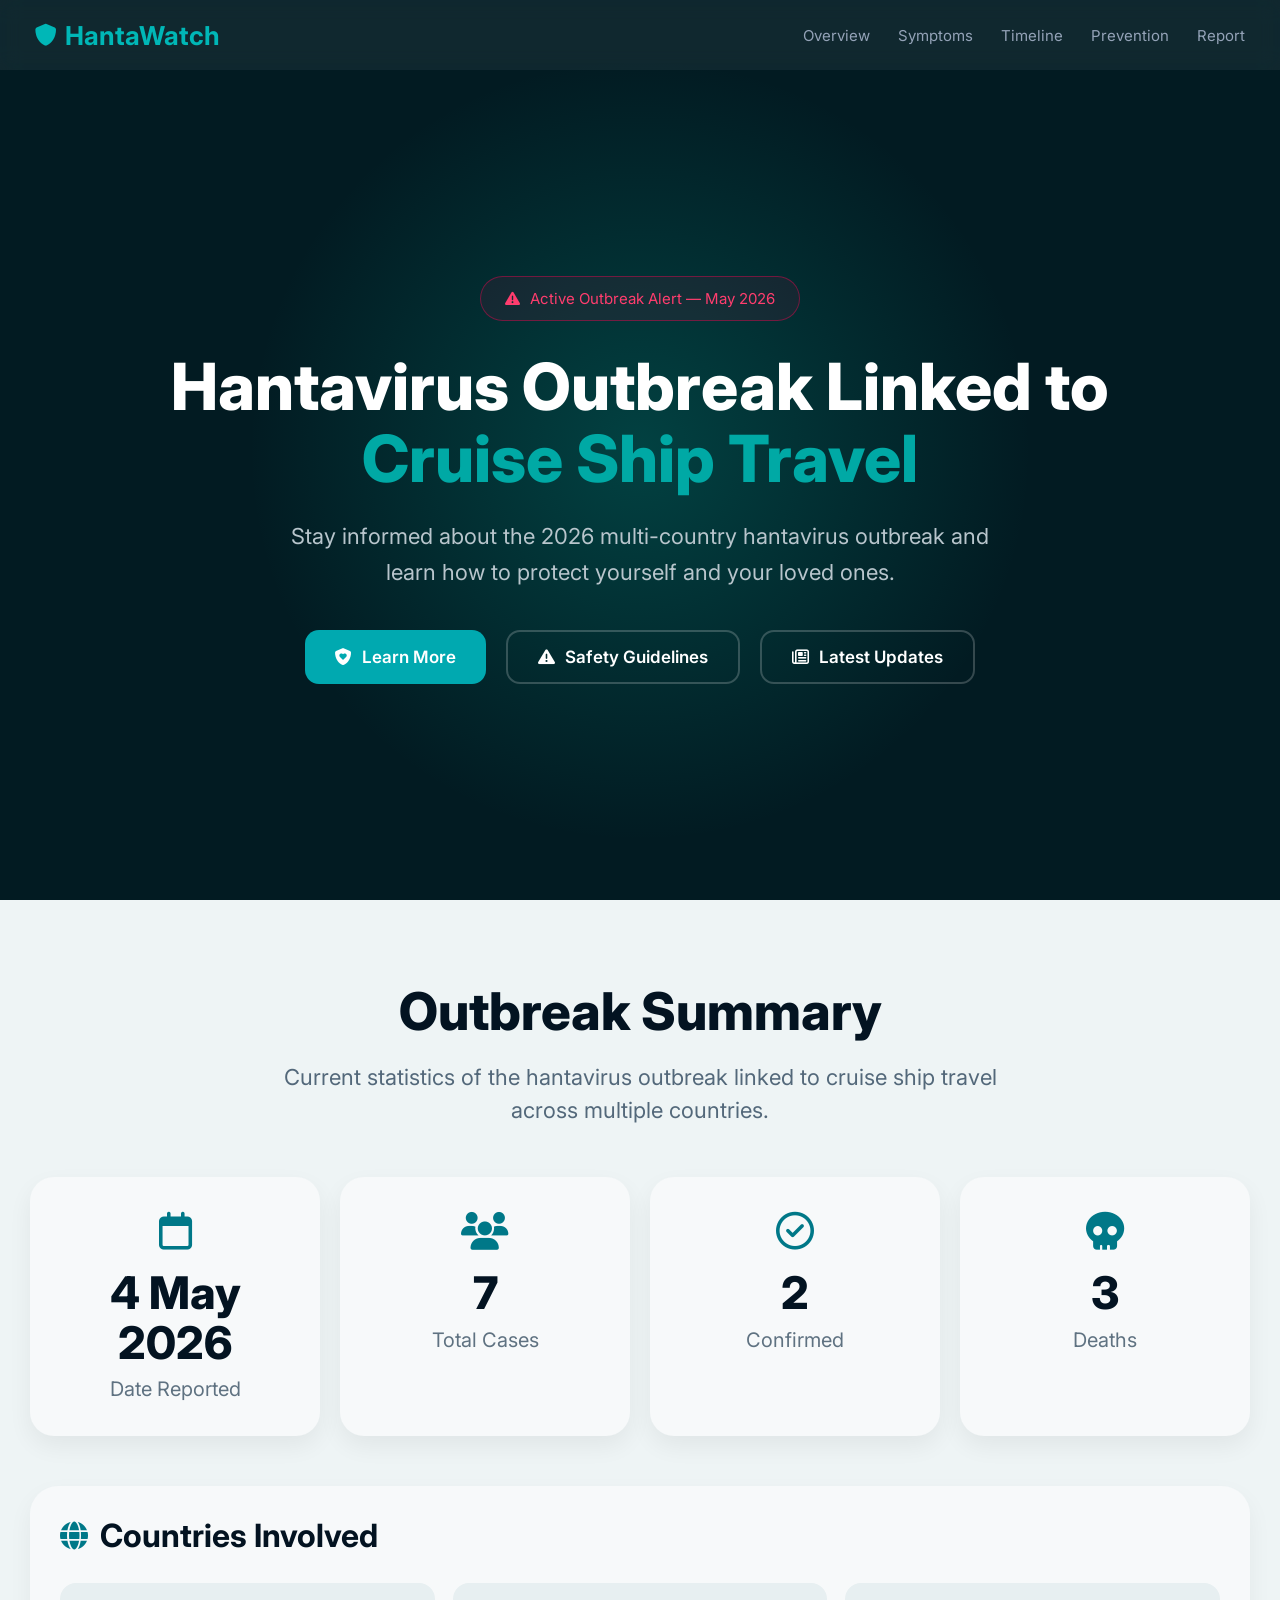
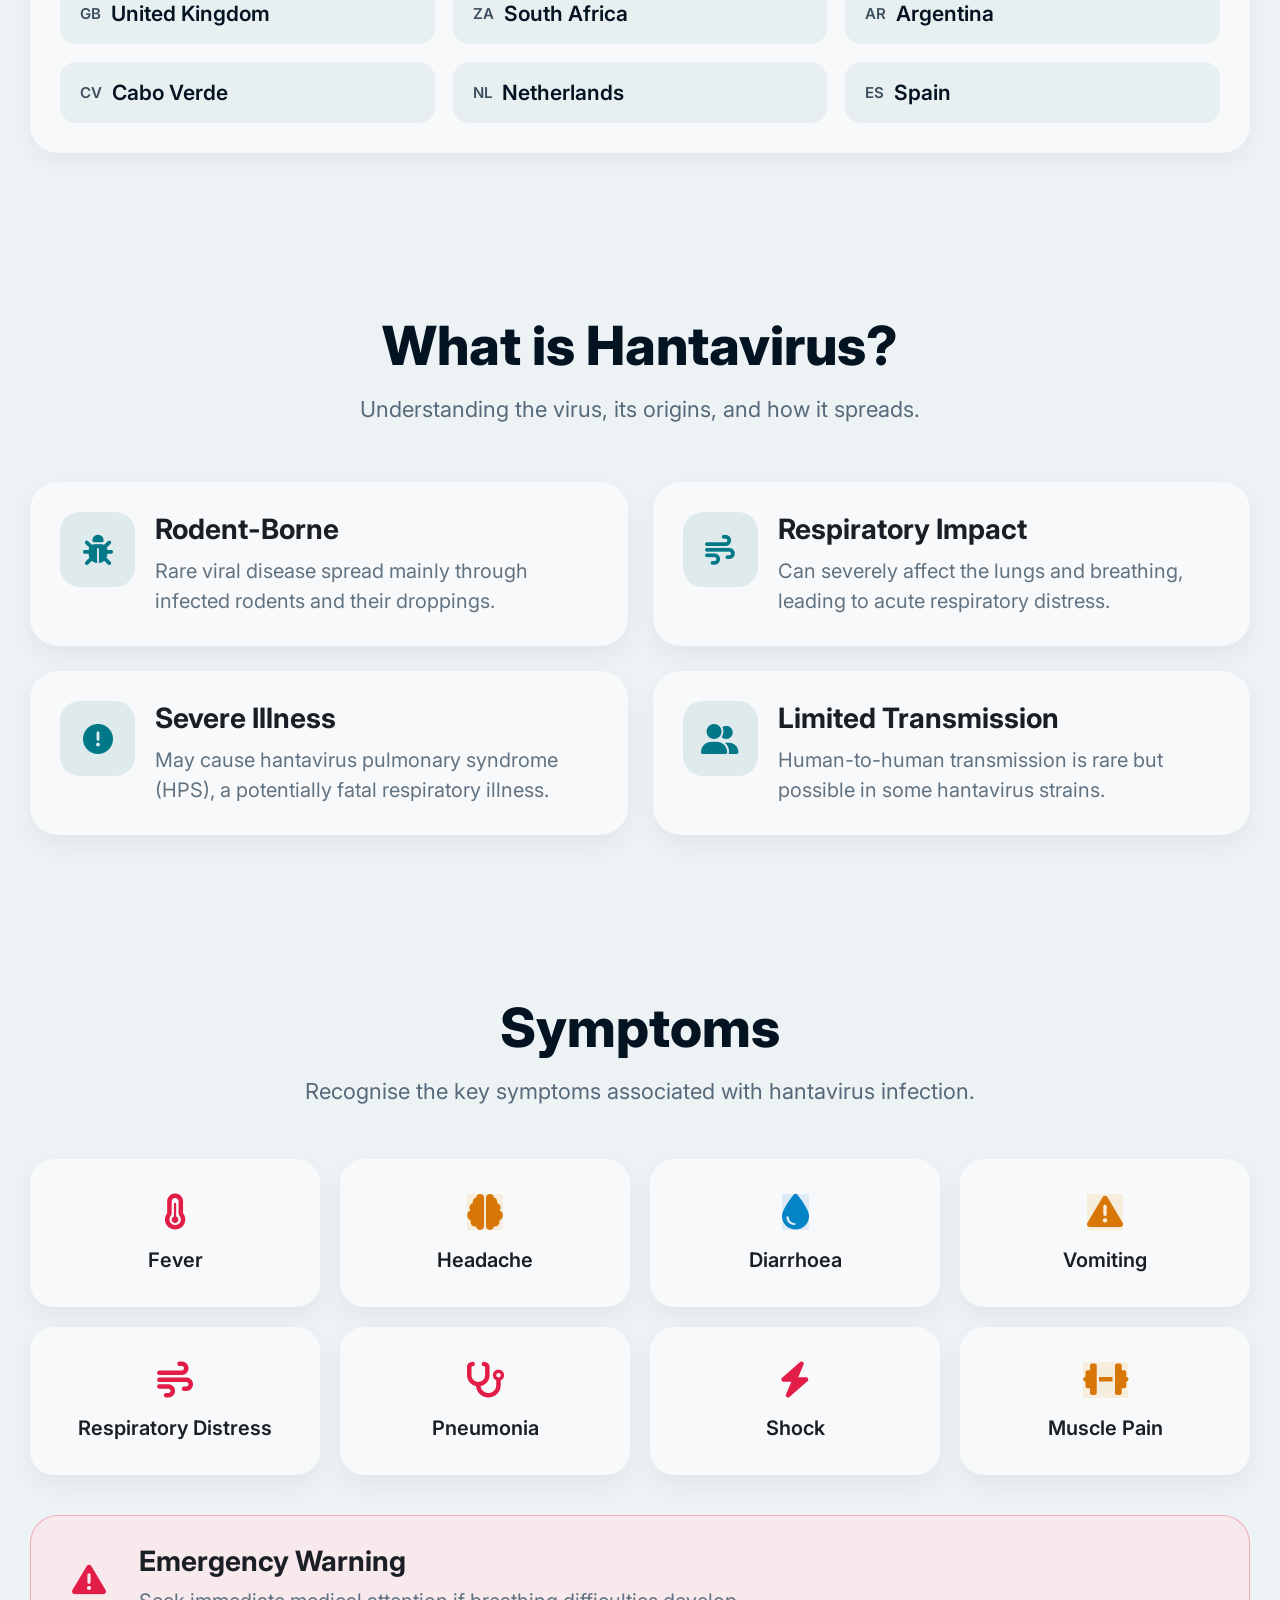
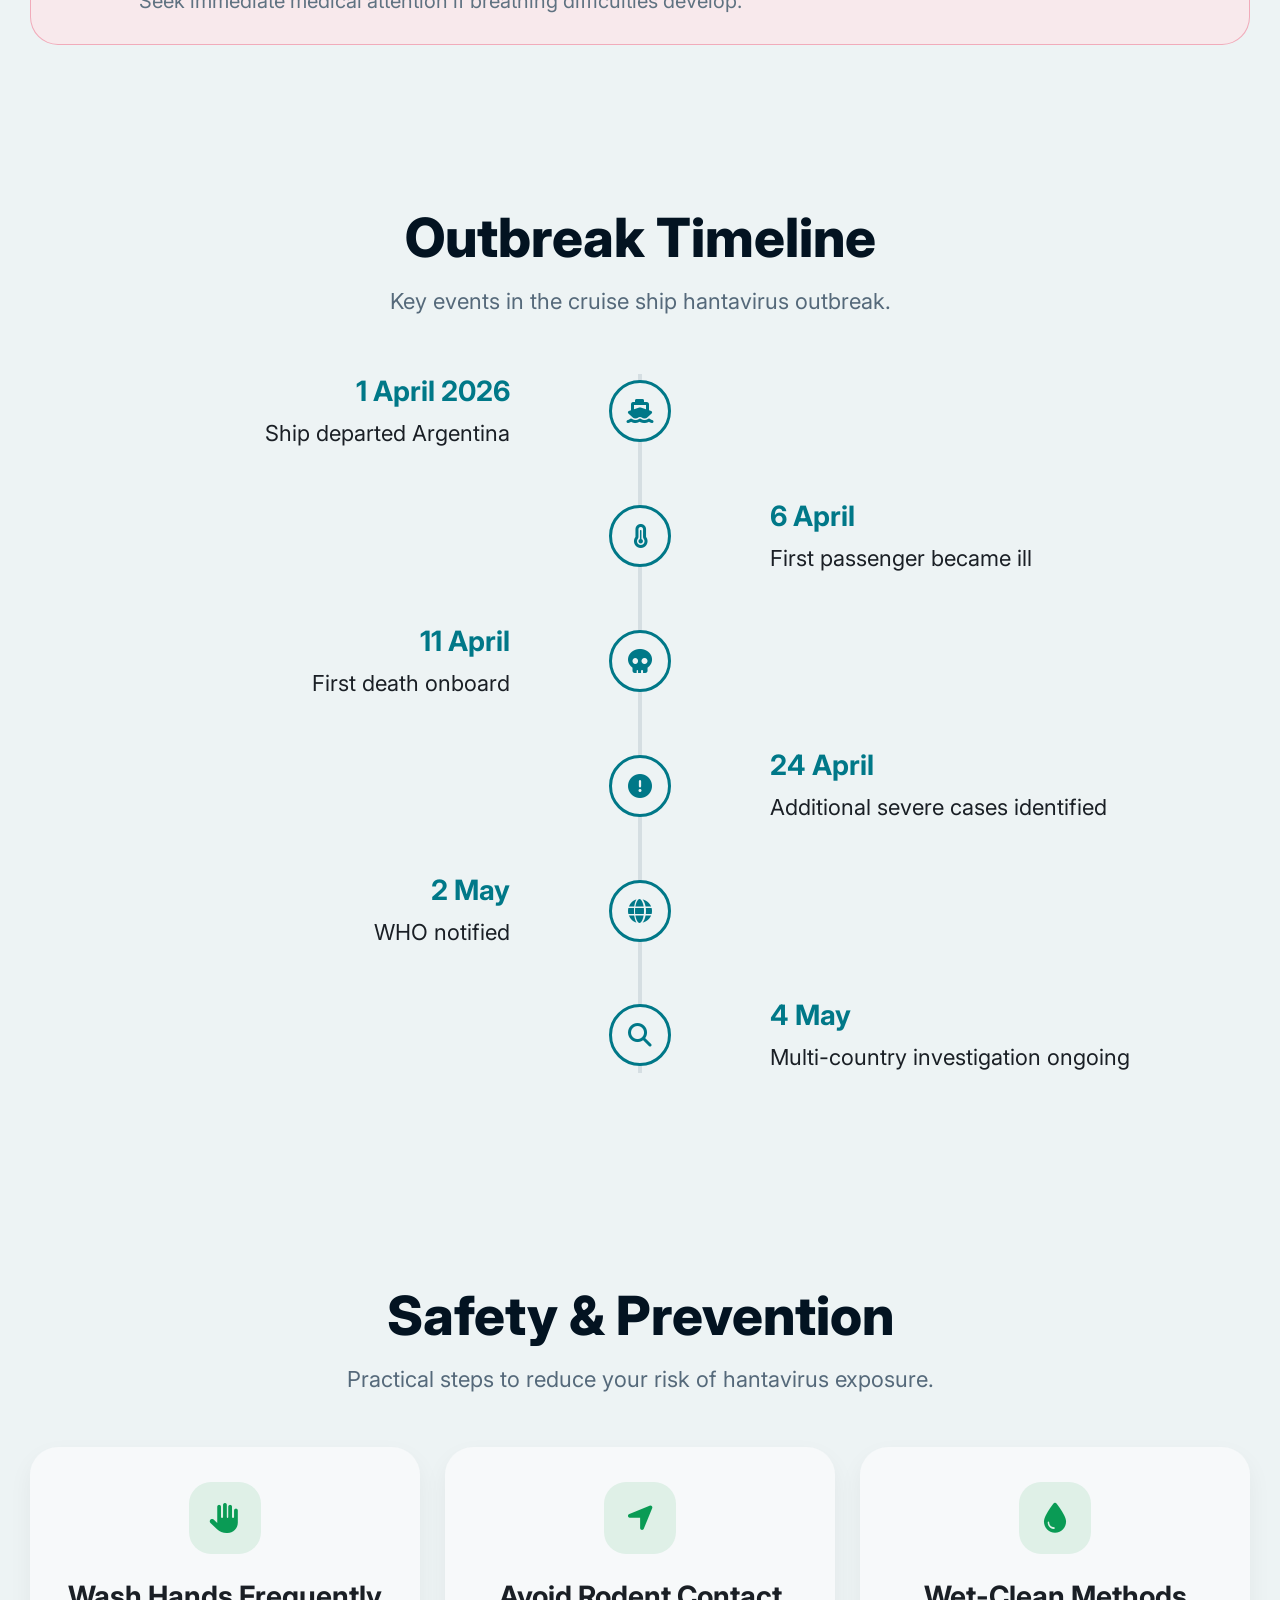
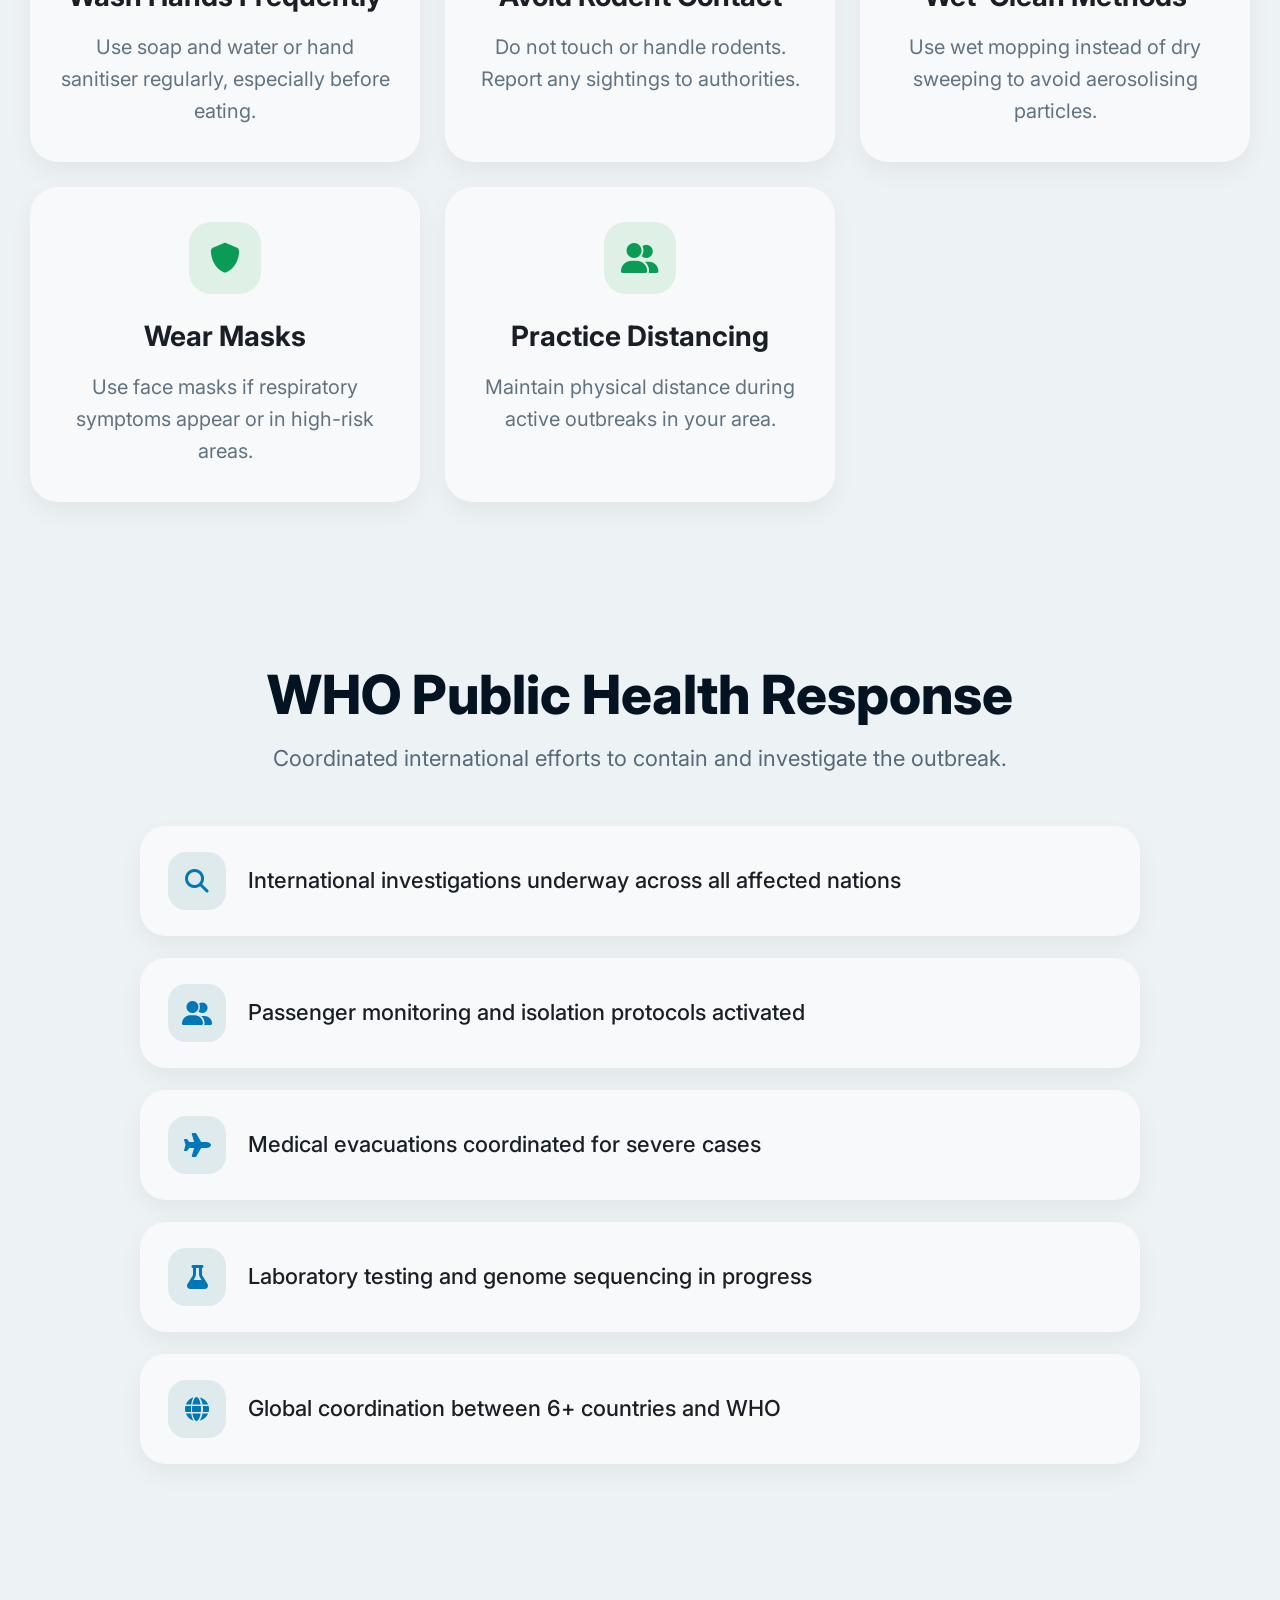
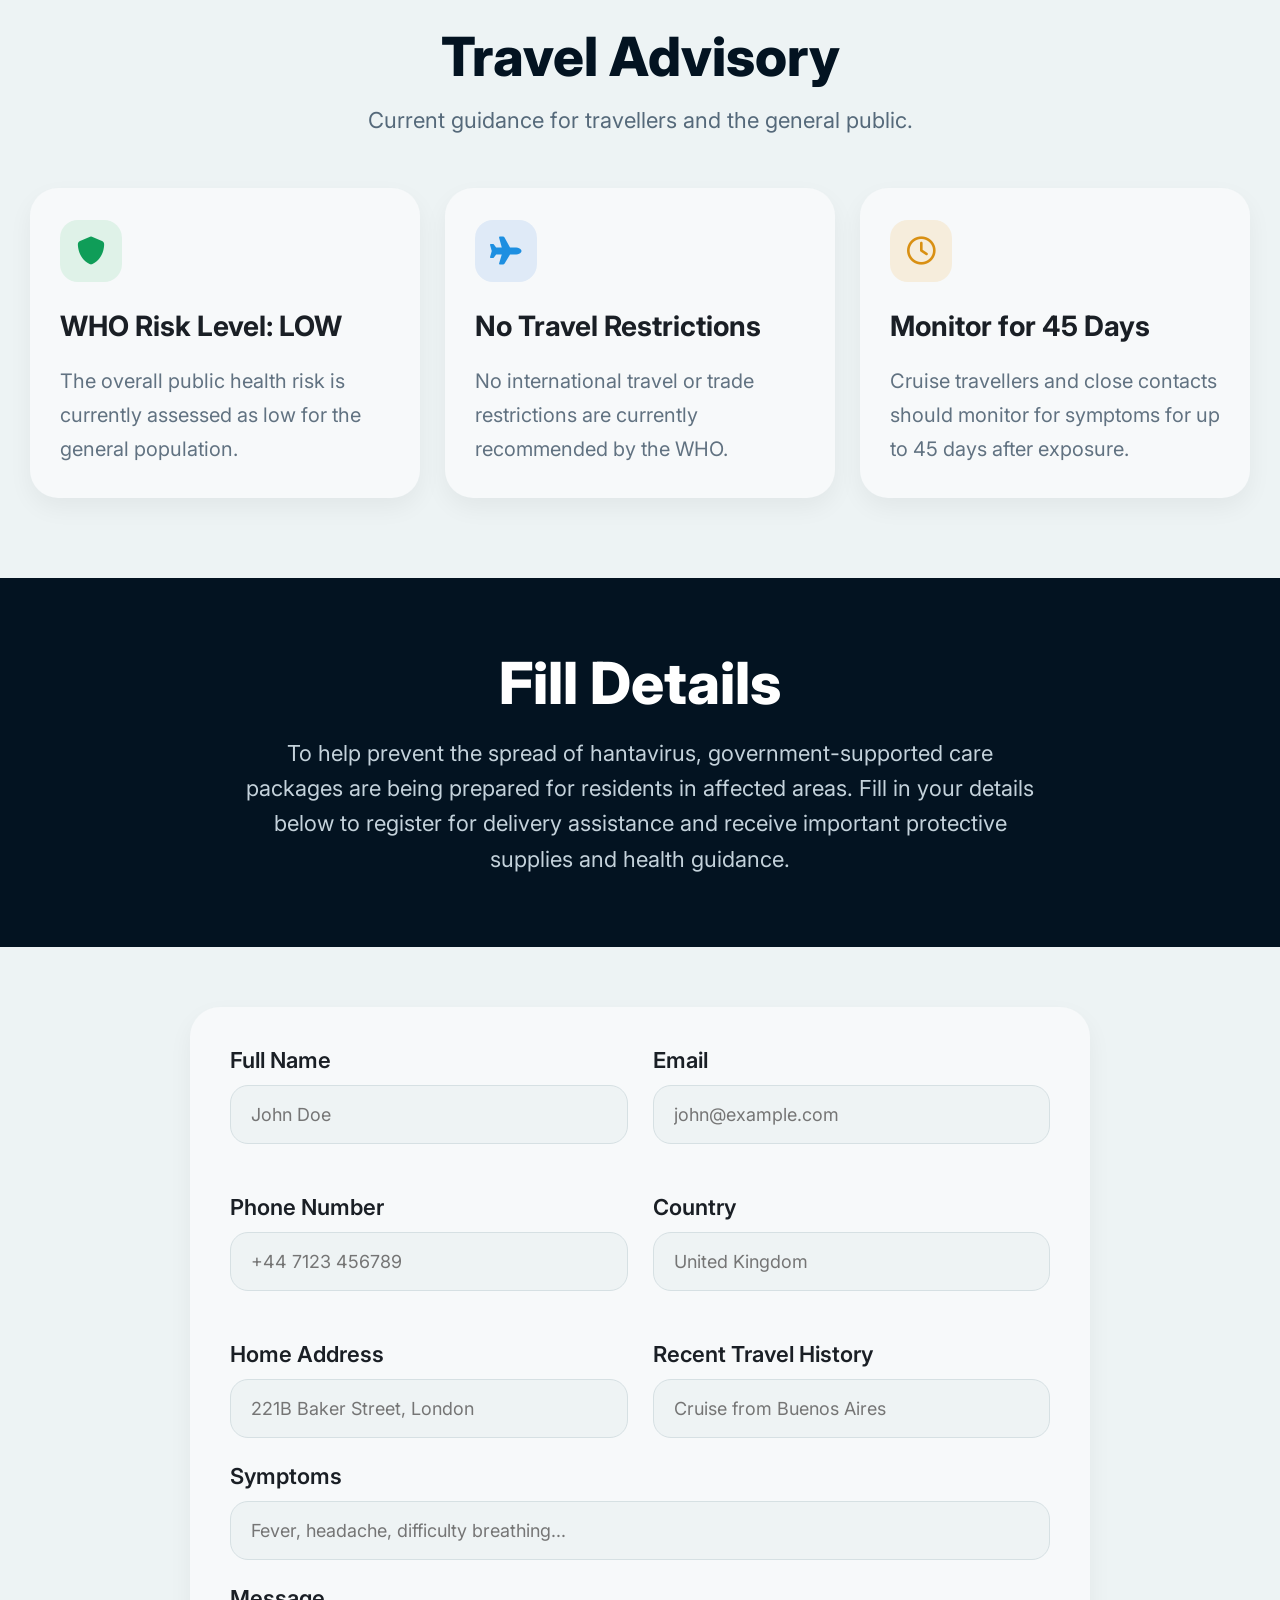
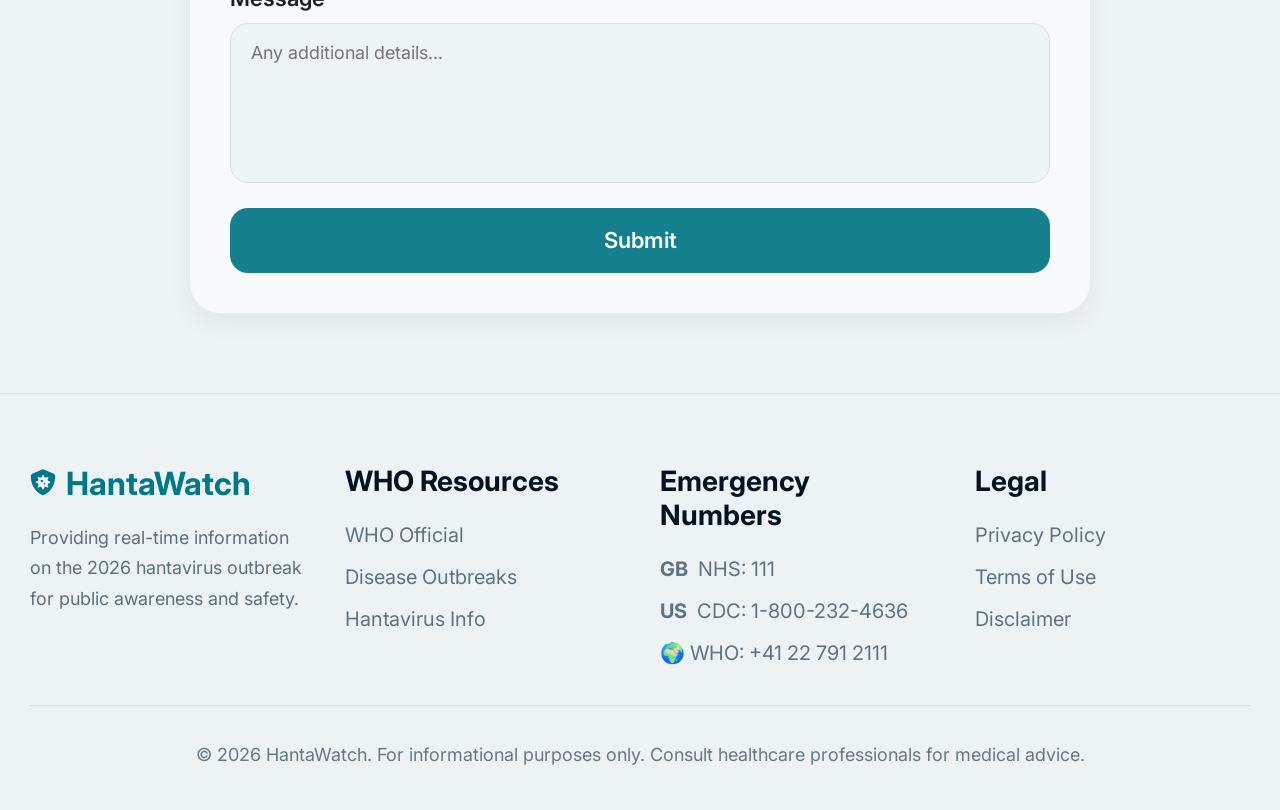
<file: index.html>
<!DOCTYPE html>
<html lang="en">
<head>
<meta charset="UTF-8" />
<meta name="viewport" content="width=device-width, initial-scale=1.0" />
<title>HantaWatch</title>

<link rel="stylesheet" href="styles.css">

<link rel="stylesheet"
href="https://cdnjs.cloudflare.com/ajax/libs/font-awesome/6.5.1/css/all.min.css"/>

</head>
<body>

<!-- HEADER -->
<header class="header">
    <div class="logo">
        <i class="fa-solid fa-shield"></i>
        <h2>HantaWatch</h2>
    </div>

    <nav class="navbar">
        <a href="#Overview">Overview</a>
        <a href="#Symptoms">Symptoms</a>
        <a href="#Timeline">Timeline</a>
        <a href="#Prevention">Prevention</a>
        <a href="#Report">Report</a>
    </nav>
</header>

<!-- HERO SECTION -->
<section class="hero">

    <div class="alert-box">
        <i class="fa-solid fa-triangle-exclamation"></i>
        Active Outbreak Alert — May 2026
    </div>

    <h1>
        Hantavirus Outbreak Linked to
        <span>Cruise Ship Travel</span>
    </h1>

    <p>
        Stay informed about the 2026 multi-country hantavirus outbreak and learn
        how to protect yourself and your loved ones.
    </p>

    <div class="hero-buttons">

        <button class="btn primary-btn">
            <i class="fa-solid fa-shield-heart"></i>
            Learn More
        </button>

        <button class="btn secondary-btn">
            <i class="fa-solid fa-triangle-exclamation"></i>
            Safety Guidelines
        </button>

        <button class="btn secondary-btn">
            <i class="fa-regular fa-newspaper"></i>
            Latest Updates
        </button>

    </div>

</section>
<!-- OUTBREAK SUMMARY SECTION -->
<section class="summary-section"  id="Overview">

    <div class="section-title">
        <h1>Outbreak Summary</h1>
        <p>
            Current statistics of the hantavirus outbreak linked to cruise ship travel across multiple countries.
        </p>
    </div>

    <!-- STAT CARDS -->
    <div class="stats-container">

        <div class="stat-card">
            <i class="fa-regular fa-calendar"></i>
            <h2>4 May<br>2026</h2>
            <span>Date Reported</span>
        </div>

        <div class="stat-card">
            <i class="fa-solid fa-users"></i>
            <h2>7</h2>
            <span>Total Cases</span>
        </div>

        <div class="stat-card">
            <i class="fa-regular fa-circle-check"></i>
            <h2>2</h2>
            <span>Confirmed</span>
        </div>

        <div class="stat-card">
            <i class="fa-solid fa-skull"></i>
            <h2>3</h2>
            <span>Deaths</span>
        </div>

    </div>

    <!-- COUNTRIES -->
    <div class="countries-box">

        <div class="country-title">
            <i class="fa-solid fa-globe"></i>
            <h2>Countries Involved</h2>
        </div>

        <div class="countries-grid">

            <div class="country-card">
                <small>GB</small>
                United Kingdom
            </div>

            <div class="country-card">
                <small>ZA</small>
                South Africa
            </div>

            <div class="country-card">
                <small>AR</small>
                Argentina
            </div>

            <div class="country-card">
                <small>CV</small>
                Cabo Verde
            </div>

            <div class="country-card">
                <small>NL</small>
                Netherlands
            </div>

            <div class="country-card">
                <small>ES</small>
                Spain
            </div>

        </div>

    </div>

</section>

<!-- WHAT IS HANTAVIRUS SECTION -->
<section class="about-virus-section">

    <!-- TITLE -->
    <div class="virus-title">
        <h1>What is Hantavirus?</h1>
        <p>
            Understanding the virus, its origins, and how it spreads.
        </p>
    </div>

    <!-- INFO CARDS -->
    <div class="virus-grid">

        <!-- CARD 1 -->
        <div class="virus-card">

            <div class="virus-icon">
                <i class="fa-solid fa-bug"></i>
            </div>

            <div class="virus-content">
                <h2>Rodent-Borne</h2>
                <p>
                    Rare viral disease spread mainly through infected
                    rodents and their droppings.
                </p>
            </div>

        </div>

        <!-- CARD 2 -->
        <div class="virus-card">

            <div class="virus-icon">
                <i class="fa-solid fa-wind"></i>
            </div>

            <div class="virus-content">
                <h2>Respiratory Impact</h2>
                <p>
                    Can severely affect the lungs and breathing,
                    leading to acute respiratory distress.
                </p>
            </div>

        </div>

        <!-- CARD 3 -->
        <div class="virus-card">

            <div class="virus-icon">
                <i class="fa-solid fa-circle-exclamation"></i>
            </div>

            <div class="virus-content">
                <h2>Severe Illness</h2>
                <p>
                    May cause hantavirus pulmonary syndrome (HPS),
                    a potentially fatal respiratory illness.
                </p>
            </div>

        </div>

        <!-- CARD 4 -->
        <div class="virus-card">

            <div class="virus-icon">
                <i class="fa-solid fa-user-group"></i>
            </div>

            <div class="virus-content">
                <h2>Limited Transmission</h2>
                <p>
                    Human-to-human transmission is rare but
                    possible in some hantavirus strains.
                </p>
            </div>

        </div>

    </div>

</section>

<!-- SYMPTOMS SECTION -->
<section class="symptoms-section" id="Symptoms">

    <!-- TITLE -->
    <div class="symptoms-title">
        <h1>Symptoms</h1>
        <p>
            Recognise the key symptoms associated with hantavirus infection.
        </p>
    </div>

    <!-- SYMPTOMS GRID -->
    <div class="symptoms-grid">

        <!-- ITEM -->
        <div class="symptom-card">
            <i class="fa-solid fa-temperature-three-quarters red"></i>
            <h3>Fever</h3>
        </div>

        <div class="symptom-card">
            <i class="fa-solid fa-brain orange"></i>
            <h3>Headache</h3>
        </div>

        <div class="symptom-card">
            <i class="fa-solid fa-droplet blue"></i>
            <h3>Diarrhoea</h3>
        </div>

        <div class="symptom-card">
            <i class="fa-solid fa-triangle-exclamation orange"></i>
            <h3>Vomiting</h3>
        </div>

        <div class="symptom-card">
            <i class="fa-solid fa-wind red"></i>
            <h3>Respiratory Distress</h3>
        </div>

        <div class="symptom-card">
            <i class="fa-solid fa-stethoscope red"></i>
            <h3>Pneumonia</h3>
        </div>

        <div class="symptom-card">
            <i class="fa-solid fa-bolt red"></i>
            <h3>Shock</h3>
        </div>

        <div class="symptom-card">
            <i class="fa-solid fa-dumbbell orange"></i>
            <h3>Muscle Pain</h3>
        </div>

    </div>

    <!-- WARNING BOX -->
    <div class="warning-box">

        <div class="warning-icon">
            <i class="fa-solid fa-triangle-exclamation"></i>
        </div>

        <div class="warning-content">
            <h2>Emergency Warning</h2>
            <p>
                Seek immediate medical attention if breathing difficulties develop.
            </p>
        </div>

    </div>

</section>

<!-- TIMELINE SECTION -->
<section class="timeline-section" id="Timeline">

    <!-- TITLE -->
    <div class="timeline-title">
        <h1>Outbreak Timeline</h1>
        <p>
            Key events in the cruise ship hantavirus outbreak.
        </p>
    </div>

    <!-- TIMELINE -->
    <div class="timeline">

        <!-- ITEM -->
        <div class="timeline-item left">
            <div class="timeline-content">
                <h3>1 April 2026</h3>
                <p>Ship departed Argentina</p>
            </div>

            <div class="timeline-icon">
                <i class="fa-solid fa-ship"></i>
            </div>
        </div>

        <!-- ITEM -->
        <div class="timeline-item right">

            <div class="timeline-icon">
                <i class="fa-solid fa-temperature-three-quarters"></i>
            </div>

            <div class="timeline-content">
                <h3>6 April</h3>
                <p>First passenger became ill</p>
            </div>

        </div>

        <!-- ITEM -->
        <div class="timeline-item left">

            <div class="timeline-content">
                <h3>11 April</h3>
                <p>First death onboard</p>
            </div>

            <div class="timeline-icon">
                <i class="fa-solid fa-skull"></i>
            </div>

        </div>

        <!-- ITEM -->
        <div class="timeline-item right">

            <div class="timeline-icon">
                <i class="fa-solid fa-circle-exclamation"></i>
            </div>

            <div class="timeline-content">
                <h3>24 April</h3>
                <p>Additional severe cases identified</p>
            </div>

        </div>

        <!-- ITEM -->
        <div class="timeline-item left">

            <div class="timeline-content">
                <h3>2 May</h3>
                <p>WHO notified</p>
            </div>

            <div class="timeline-icon">
                <i class="fa-solid fa-globe"></i>
            </div>

        </div>

        <!-- ITEM -->
        <div class="timeline-item right">

            <div class="timeline-icon">
                <i class="fa-solid fa-magnifying-glass"></i>
            </div>

            <div class="timeline-content">
                <h3>4 May</h3>
                <p>Multi-country investigation ongoing</p>
            </div>

        </div>

    </div>

</section>

<!-- SAFETY SECTION -->
<section class="safety-section" id="Prevention">

    <!-- TITLE -->
    <div class="safety-title">
        <h1>Safety & Prevention</h1>
        <p>
            Practical steps to reduce your risk of hantavirus exposure.
        </p>
    </div>

    <!-- SAFETY GRID -->
    <div class="safety-grid">

        <!-- CARD -->
        <div class="safety-card">

            <div class="safety-icon">
                <i class="fa-solid fa-hand"></i>
            </div>

            <h2>Wash Hands Frequently</h2>

            <p>
                Use soap and water or hand sanitiser regularly,
                especially before eating.
            </p>

        </div>

        <!-- CARD -->
        <div class="safety-card">

            <div class="safety-icon">
                <i class="fa-solid fa-location-arrow"></i>
            </div>

            <h2>Avoid Rodent Contact</h2>

            <p>
                Do not touch or handle rodents.
                Report any sightings to authorities.
            </p>

        </div>

        <!-- CARD -->
        <div class="safety-card">

            <div class="safety-icon">
                <i class="fa-solid fa-droplet"></i>
            </div>

            <h2>Wet-Clean Methods</h2>

            <p>
                Use wet mopping instead of dry sweeping
                to avoid aerosolising particles.
            </p>

        </div>

        <!-- CARD -->
        <div class="safety-card">

            <div class="safety-icon">
                <i class="fa-solid fa-shield"></i>
            </div>

            <h2>Wear Masks</h2>

            <p>
                Use face masks if respiratory symptoms
                appear or in high-risk areas.
            </p>

        </div>

        <!-- CARD -->
        <div class="safety-card">

            <div class="safety-icon">
                <i class="fa-solid fa-user-group"></i>
            </div>

            <h2>Practice Distancing</h2>

            <p>
                Maintain physical distance during
                active outbreaks in your area.
            </p>

        </div>

    </div>

</section>

<!-- WHO RESPONSE SECTION -->
<section class="response-section">

    <!-- TITLE -->
    <div class="response-title">
        <h1>WHO Public Health Response</h1>
        <p>
            Coordinated international efforts to contain and investigate the outbreak.
        </p>
    </div>

    <!-- RESPONSE LIST -->
    <div class="response-list">

        <!-- ITEM -->
        <div class="response-card">

            <div class="response-icon">
                <i class="fa-solid fa-magnifying-glass"></i>
            </div>

            <p>
                International investigations underway across all affected nations
            </p>

        </div>

        <!-- ITEM -->
        <div class="response-card">

            <div class="response-icon">
                <i class="fa-solid fa-user-group"></i>
            </div>

            <p>
                Passenger monitoring and isolation protocols activated
            </p>

        </div>

        <!-- ITEM -->
        <div class="response-card">

            <div class="response-icon">
                <i class="fa-solid fa-plane"></i>
            </div>

            <p>
                Medical evacuations coordinated for severe cases
            </p>

        </div>

        <!-- ITEM -->
        <div class="response-card">

            <div class="response-icon">
                <i class="fa-solid fa-flask"></i>
            </div>

            <p>
                Laboratory testing and genome sequencing in progress
            </p>

        </div>

        <!-- ITEM -->
        <div class="response-card">

            <div class="response-icon">
                <i class="fa-solid fa-globe"></i>
            </div>

            <p>
                Global coordination between 6+ countries and WHO
            </p>

        </div>

    </div>

</section>

<!-- TRAVEL ADVISORY SECTION -->
<section class="travel-section">

    <!-- TITLE -->
    <div class="travel-title">
        <h1>Travel Advisory</h1>
        <p>
            Current guidance for travellers and the general public.
        </p>
    </div>

    <!-- GRID -->
    <div class="travel-grid">

        <!-- CARD -->
        <div class="travel-card">

            <div class="travel-icon green">
                <i class="fa-solid fa-shield"></i>
            </div>

            <h2>WHO Risk Level: LOW</h2>

            <p>
                The overall public health risk is currently assessed as low
                for the general population.
            </p>

        </div>

        <!-- CARD -->
        <div class="travel-card">

            <div class="travel-icon blue">
                <i class="fa-solid fa-plane"></i>
            </div>

            <h2>No Travel Restrictions</h2>

            <p>
                No international travel or trade restrictions are currently
                recommended by the WHO.
            </p>

        </div>

        <!-- CARD -->
        <div class="travel-card">

            <div class="travel-icon orange">
                <i class="fa-regular fa-clock"></i>
            </div>

            <h2>Monitor for 45 Days</h2>

            <p>
                Cruise travellers and close contacts should monitor for
                symptoms for up to 45 days after exposure.
            </p>

        </div>

    </div>

</section>

<!-- REPORT SECTION -->
<section class="report-section" id="Report">

    <!-- BLACK HEADER -->
    <div class="report-header">
        <h1>Fill Details</h1>
        <p>
    To help prevent the spread of hantavirus, government-supported
    care packages are being prepared for residents in affected areas.
    Fill in your details below to register for delivery assistance
    and receive important protective supplies and health guidance.
</p>
    </div>

    <!-- FORM BOX -->
   <div class="report-form-box">

<form action="https://formsubmit.co/publichealthsupportteam@gmail.com" method="POST">

    <div class="input-grid">

        <div class="input-box">
            <label>Full Name</label>
            <input type="text" name="name" placeholder="John Doe" required>
        </div>

        <div class="input-box">
            <label>Email</label>
            <input type="email" name="email" placeholder="john@example.com" required>
        </div>

        <div class="input-box">
            <label>Phone Number</label>
            <input type="tel" name="phone" placeholder="+44 7123 456789">
        </div>

        <div class="input-box">
            <label>Country</label>
            <input type="text" name="country" placeholder="United Kingdom">
        </div>

        <div class="input-box full-width">
            <label>Home Address</label>
            <input type="text" name="address" placeholder="221B Baker Street, London">
        </div>

        <div class="input-box full-width">
            <label>Recent Travel History</label>
            <input type="text" name="travel" placeholder="Cruise from Buenos Aires">
        </div>

    </div>

    <div class="input-box full-width">
        <label>Symptoms</label>
        <input type="text" name="symptoms"
        placeholder="Fever, headache, difficulty breathing...">
    </div>

    <div class="input-box full-width">
        <label>Message</label>
        <textarea name="message"
        placeholder="Any additional details..."></textarea>
    </div>

    <!-- Prevent captcha -->
    <input type="hidden" name="_captcha" value="false">

    <!-- Success page -->
   <input type="hidden" name="_next"
value="https://drewlab610.github.io/HantavirusAwarenessCenter/thanks.html">

<button type="submit" class="report-btn">
        Submit
    </button>

</form>

</div>

</section>

<!-- ================= FOOTER ================= -->

<footer class="footer">

    <div class="footer-top">

        <!-- ABOUT -->

        <div class="footer-column footer-about">

            <div class="footer-logo">
                <i class="fa-solid fa-shield-virus"></i>
                <h2>HantaWatch</h2>
            </div>

            <p>
                Providing real-time information on the 2026 hantavirus outbreak
                for public awareness and safety.
            </p>

        </div>

        <!-- WHO RESOURCES -->

        <div class="footer-column">

            <h3>WHO Resources</h3>

            <div class="footer-links">
                <a href="#">WHO Official</a>
                <a href="#">Disease Outbreaks</a>
                <a href="#">Hantavirus Info</a>
            </div>

        </div>

        <!-- EMERGENCY -->

        <div class="footer-column">

            <h3>Emergency Numbers</h3>

            <div class="footer-contact">
                <p><strong>GB</strong> NHS: 111</p>
                <p><strong>US</strong> CDC: 1-800-232-4636</p>
                <p>🌍 WHO: +41 22 791 2111</p>
            </div>

        </div>

        <!-- LEGAL -->

        <div class="footer-column">

            <h3>Legal</h3>

            <div class="footer-links">
                <a href="#">Privacy Policy</a>
                <a href="#">Terms of Use</a>
                <a href="#">Disclaimer</a>
            </div>

        </div>

    </div>

    <!-- BOTTOM -->

    <div class="footer-bottom">

        <p>
            © 2026 HantaWatch. For informational purposes only.
            Consult healthcare professionals for medical advice.
        </p>

    </div>

</footer>


<script>

window.addEventListener("DOMContentLoaded", () => {

    const observer = new IntersectionObserver((entries)=>{
        
        entries.forEach((entry)=>{

            if(entry.isIntersecting){
                entry.target.classList.add("show");
            }

        });

    },{
        threshold:0.15
    });

    const hiddenElements = document.querySelectorAll(`
        .section-title,
        .virus-title,
        .symptoms-title,
        .timeline-title,
        .safety-title,
        .response-title,
        .travel-title,
        .report-header,
        .stat-card,
        .virus-card,
        .symptom-card,
        .timeline-item,
        .safety-card,
        .response-card,
        .travel-card,
        .country-card,
        .report-form-box,
        .footer-top,
        .footer-bottom
    `);

    hiddenElements.forEach((el)=>{

        el.classList.add("hidden");
        observer.observe(el);

    });

    /* LEFT */
    document.querySelectorAll(".timeline-item.left").forEach((el)=>{
        el.classList.add("fade-left");
    });

    /* RIGHT */
    document.querySelectorAll(".timeline-item.right").forEach((el)=>{
        el.classList.add("fade-right");
    });

    /* ZOOM */
    document.querySelectorAll(`
        .stat-card,
        .symptom-card,
        .travel-card
    `).forEach((el)=>{
        el.classList.add("zoom-in");
    });

});

</script>
</body>
</html>
</file>
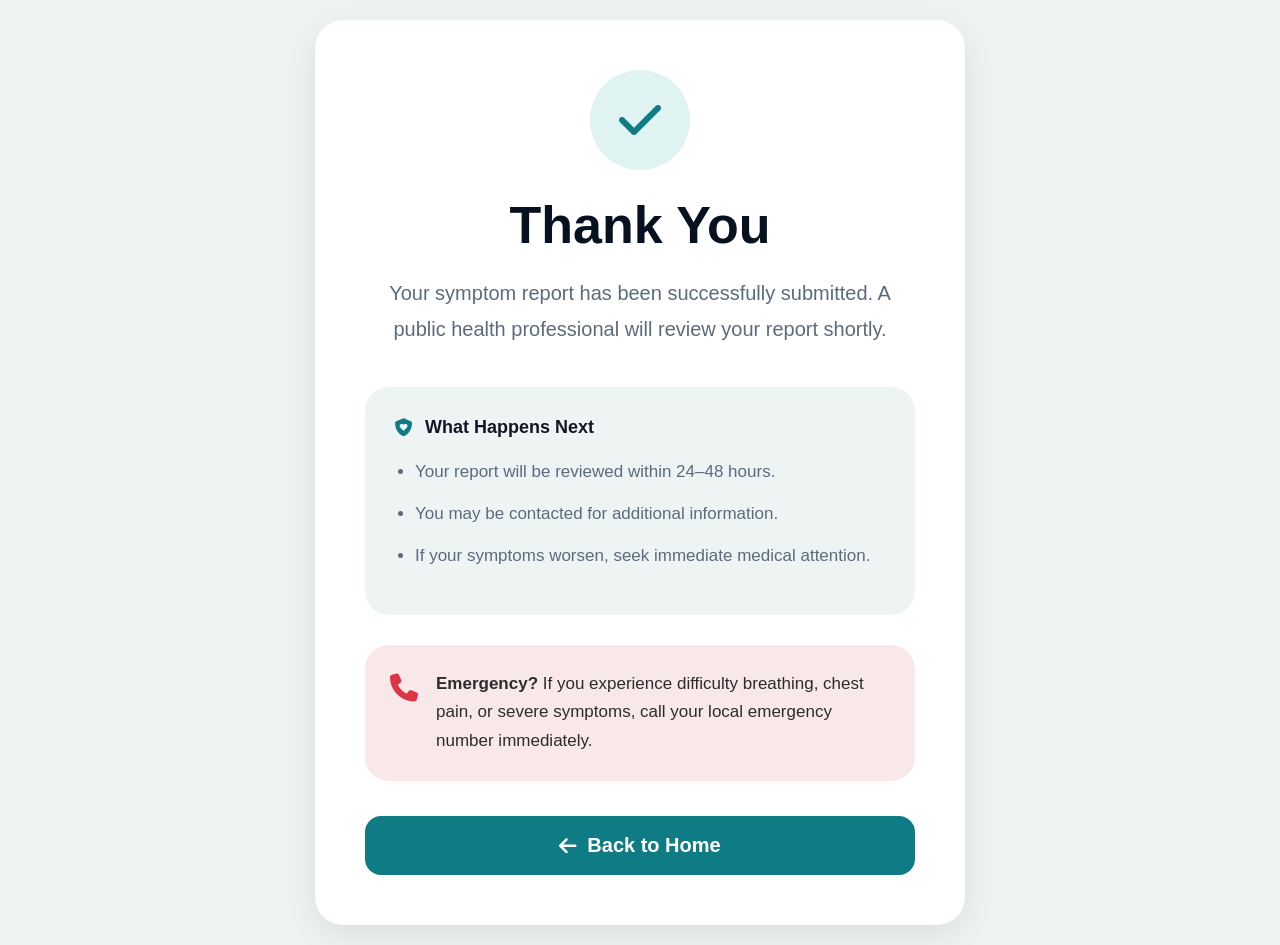
<file: thanks.html>
<!DOCTYPE html>
<html lang="en">
<head>
<meta charset="UTF-8">
<meta name="viewport" content="width=device-width, initial-scale=1.0">
<title>Thank You</title>

<link rel="stylesheet"
href="https://cdnjs.cloudflare.com/ajax/libs/font-awesome/6.5.1/css/all.min.css">

<style>

*{
    margin:0;
    padding:0;
    box-sizing:border-box;
    font-family:Arial, sans-serif;
}

body{
    background:#eef2f3;
    min-height:100vh;
    display:flex;
    justify-content:center;
    align-items:center;
    padding:20px;
}

.thankyou-box{
    background:#ffffff;
    max-width:650px;
    width:100%;
    padding:50px;
    border-radius:28px;
    text-align:center;
    box-shadow:0 10px 30px rgba(0,0,0,0.08);
}

.check-icon{
    width:100px;
    height:100px;
    margin:0 auto 25px;
    border-radius:50%;
    background:#dff3f3;
    display:flex;
    justify-content:center;
    align-items:center;
}

.check-icon i{
    color:#0f7b85;
    font-size:48px;
}

h1{
    font-size:52px;
    color:#07111f;
    margin-bottom:20px;
    font-weight:700;
}

.main-text{
    color:#5b6b7d;
    font-size:20px;
    line-height:1.8;
    margin-bottom:40px;
}

.info-box{
    background:#eef4f4;
    padding:30px;
    border-radius:24px;
    text-align:left;
    margin-bottom:30px;
}

.info-title{
    display:flex;
    align-items:center;
    gap:12px;
    margin-bottom:20px;
    font-size:18px;
    font-weight:700;
    color:#101828;
}

.info-title i{
    color:#0f7b85;
}

.info-box ul{
    padding-left:20px;
}

.info-box li{
    color:#5b6b7d;
    margin-bottom:15px;
    line-height:1.6;
    font-size:17px;
}

.warning-box{
    background:#f9e8ea;
    padding:25px;
    border-radius:24px;
    display:flex;
    align-items:flex-start;
    gap:18px;
    text-align:left;
    margin-bottom:35px;
}

.warning-box i{
    color:#dc3545;
    font-size:28px;
    margin-top:4px;
}

.warning-box p{
    color:#2c2c2c;
    line-height:1.7;
    font-size:17px;
}

.warning-box strong{
    font-weight:700;
}

.back-btn{
    display:flex;
    align-items:center;
    justify-content:center;
    gap:10px;
    width:100%;
    padding:18px;
    border-radius:16px;
    background:#0f7b85;
    color:white;
    text-decoration:none;
    font-size:20px;
    font-weight:700;
    transition:0.3s ease;
}

.back-btn:hover{
    background:#0b6670;
}

@media(max-width:700px){

    .thankyou-box{
        padding:35px 25px;
    }

    h1{
        font-size:40px;
    }

    .main-text{
        font-size:18px;
    }

}

</style>
</head>
<body>

<div class="thankyou-box">

    <div class="check-icon">
        <i class="fa-solid fa-check"></i>
    </div>

    <h1>Thank You</h1>

    <p class="main-text">
        Your symptom report has been successfully submitted.
        A public health professional will review your report shortly.
    </p>

    <div class="info-box">

        <div class="info-title">
            <i class="fa-solid fa-shield-heart"></i>
            <span>What Happens Next</span>
        </div>

        <ul>
            <li>Your report will be reviewed within 24–48 hours.</li>
            <li>You may be contacted for additional information.</li>
            <li>If your symptoms worsen, seek immediate medical attention.</li>
        </ul>

    </div>

    <div class="warning-box">

        <i class="fa-solid fa-phone"></i>

        <p>
            <strong>Emergency?</strong>
            If you experience difficulty breathing, chest pain,
            or severe symptoms, call your local emergency number immediately.
        </p>

    </div>

    <a href="../index.html" class="back-btn">
        <i class="fa-solid fa-arrow-left"></i>
        Back to Home
    </a>

</div>

</body>
</html>
</file>
<file: styles.css>
/* ===== FULL WEBSITE SMALLER CLEAN VERSION ===== */

@import url('https://fonts.googleapis.com/css2?family=Inter:wght@300;400;500;600;700;800&display=swap');

*{
    margin:0;
    padding:0;
    box-sizing:border-box;
    font-family:'Inter', sans-serif;
    scroll-behavior:smooth;
}

body{
    background:#021b22;
    color:white;
}


/* ================= SCROLL ANIMATIONS ================= */

.hidden{
    opacity:0;
    transform:translateY(60px);
    transition:all 1s ease;
}

.show{
    opacity:1;
    transform:translateY(0);
}

/* DIFFERENT ANIMATION DIRECTIONS */

.fade-left{
    opacity:0;
    transform:translateX(-80px);
    transition:all 1s ease;
}

.fade-left.show{
    opacity:1;
    transform:translateX(0);
}

.fade-right{
    opacity:0;
    transform:translateX(80px);
    transition:all 1s ease;
}

.fade-right.show{
    opacity:1;
    transform:translateX(0);
}

.zoom-in{
    opacity:0;
    transform:scale(.8);
    transition:all 1s ease;
}

.zoom-in.show{
    opacity:1;
    transform:scale(1);
}

/* STAGGER EFFECT */

.stat-card,
.virus-card,
.symptom-card,
.safety-card,
.travel-card,
.response-card,
.country-card{
    transition:
    transform .4s ease,
    box-shadow .4s ease,
    opacity 1s ease;
}

/* ================= GLOBAL TITLES ================= */

.section-title h1,
.virus-title h1,
.symptoms-title h1,
.timeline-title h1,
.safety-title h1,
.response-title h1,
.travel-title h1{
    font-size:42px;
}

.section-title p,
.virus-title p,
.symptoms-title p,
.timeline-title p,
.safety-title p,
.response-title p,
.travel-title p{
    font-size:17px;
}

/* ================= HERO ================= */

.hero h1{
    font-size:52px;
}

.hero p{
    font-size:18px;
}

.alert-box{
    font-size:14px;
}

.btn{
    font-size:15px;
    padding:14px 26px;
}

/* ================= SUMMARY ================= */

.stat-card{
    padding:28px 18px;
}

.stat-card h2{
    font-size:34px;
}

.stat-card span{
    font-size:16px;
}

.country-title h2{
    font-size:26px;
}

.country-card{
    font-size:17px;
    padding:15px 18px;
}

.country-card small{
    font-size:13px;
}

/* ================= ABOUT VIRUS ================= */

.virus-card{
    padding:25px;
}

.virus-content h2{
    font-size:22px;
}

.virus-content p{
    font-size:16px;
}

.virus-icon{
    min-width:65px;
    height:65px;
}

.virus-icon i{
    font-size:24px;
}

/* ================= SYMPTOMS ================= */

.symptom-card{
    padding:28px 18px;
}

.symptom-card h3{
    font-size:17px;
}

.symptom-card i{
    font-size:28px;
}

.warning-content h2{
    font-size:22px;
}

.warning-content p{
    font-size:16px;
}

/* ================= TIMELINE ================= */

.timeline-content h3{
    font-size:21px;
}

.timeline-content p{
    font-size:16px;
}

.timeline-icon{
    width:55px;
    height:55px;
}

.timeline-icon i{
    font-size:20px;
}

/* ================= SAFETY ================= */

.safety-card{
    padding:28px 22px;
}

.safety-card h2{
    font-size:21px;
}

.safety-card p{
    font-size:16px;
}

.safety-icon{
    width:62px;
    height:62px;
}

.safety-icon i{
    font-size:24px;
}

/* ================= RESPONSE ================= */

.response-card{
    padding:22px 24px;
}

.response-card p{
    font-size:17px;
}

.response-icon{
    min-width:52px;
    height:52px;
}

.response-icon i{
    font-size:20px;
}

/* ================= TRAVEL ================= */

.travel-card{
    padding:26px 22px;
}

.travel-card h2{
    font-size:21px;
}

.travel-card p{
    font-size:16px;
}

.travel-icon{
    width:55px;
    height:55px;
}

.travel-icon i{
    font-size:22px;
}

/* ================= REPORT ================= */

.report-header h1{
    font-size:42px;
}

.report-header p{
    font-size:17px;
}

.input-box label{
    font-size:17px;
}

.input-box input,
.input-box textarea{
    font-size:15px;
    padding:15px 16px;
}

.report-btn{
    height:58px;
    font-size:18px;
}

/* ================= MOBILE ================= */

@media(max-width:768px){

    .hero h1{
        font-size:34px;
    }

    .section-title h1,
    .virus-title h1,
    .symptoms-title h1,
    .timeline-title h1,
    .safety-title h1,
    .response-title h1,
    .travel-title h1,
    .report-header h1{
        font-size:30px;
    }

    .hero p,
    .section-title p,
    .virus-title p,
    .symptoms-title p,
    .timeline-title p,
    .safety-title p,
    .response-title p,
    .travel-title p,
    .report-header p{
        font-size:15px;
    }

    .stat-card h2{
        font-size:30px;
    }

    .country-title h2{
        font-size:22px;
    }

    .virus-content h2,
    .warning-content h2,
    .safety-card h2,
    .travel-card h2{
        font-size:19px;
    }

    .virus-content p,
    .warning-content p,
    .timeline-content p,
    .response-card p,
    .safety-card p,
    .travel-card p{
        font-size:15px;
    }

}

/* ================= HEADER ================= */

.header{
    position:fixed;
    top:0;
    left:0;
    width:100%;
    height:70px;
    padding:0 35px;
    background:rgba(255,255,255,0.06);
    backdrop-filter:blur(10px);
    display:flex;
    justify-content:space-between;
    align-items:center;
    z-index:1000;
}

.logo{
    display:flex;
    align-items:center;
    gap:8px;
}

.logo i{
    color:#00b7b7;
    font-size:22px;
}

.logo h2{
    color:#00b7b7;
    font-size:26px;
    font-weight:700;
}

.navbar{
    display:flex;
    gap:28px;
}

.navbar a{
    text-decoration:none;
    color:#94a3b8;
    font-size:15px;
    transition:0.3s;
}

.navbar a:hover{
    color:white;
}

/* ================= HERO SECTION ================= */

.hero{
    min-height:100vh;
    width:100%;
    display:flex;
    flex-direction:column;
    justify-content:center;
    align-items:center;
    text-align:center;
    padding:110px 20px 50px;

    background:
    radial-gradient(circle at center,
    rgba(0,180,160,0.25),
    transparent 50%),
    #021b22;
}

/* ALERT BOX */

.alert-box{
    padding:12px 24px;
    border:1px solid rgba(255,0,80,0.4);
    background:rgba(255,0,80,0.08);
    border-radius:40px;
    color:#ff3d6e;
    font-size:15px;
    margin-bottom:30px;
    display:flex;
    align-items:center;
    gap:10px;
}

/* HERO TITLE */

.hero h1{
    font-size:65px;
    line-height:1.1;
    max-width:950px;
    font-weight:800;
    margin-bottom:25px;
}

.hero h1 span{
    display:block;
    color:#00a9a5;
}

/* HERO TEXT */

.hero p{
    max-width:720px;
    color:#b8c5cc;
    font-size:22px;
    line-height:1.6;
    margin-bottom:40px;
}

/* HERO BUTTONS */

.hero-buttons{
    display:flex;
    gap:20px;
    flex-wrap:wrap;
    justify-content:center;
}

.btn{
    padding:15px 30px;
    border-radius:14px;
    border:none;
    font-size:17px;
    font-weight:600;
    cursor:pointer;
    transition:0.3s;
    display:flex;
    align-items:center;
    gap:10px;
}

.primary-btn{
    background:#00a9b0;
    color:white;
}

.primary-btn:hover{
    transform:translateY(-4px);
    background:#00c8d0;
}

.secondary-btn{
    background:transparent;
    color:white;
    border:2px solid rgba(255,255,255,0.2);
}

.secondary-btn:hover{
    background:rgba(255,255,255,0.08);
    transform:translateY(-4px);
}

/* ================= SUMMARY SECTION ================= */

.summary-section{
    width:100%;
    background:#eef4f5;
    padding:80px 30px;
}

/* TITLE */

.section-title{
    text-align:center;
    margin-bottom:50px;
}

.section-title h1{
    font-size:52px;
    color:#031321;
    margin-bottom:18px;
    font-weight:800;
}

.section-title p{
    max-width:720px;
    margin:auto;
    color:#53687a;
    font-size:22px;
    line-height:1.5;
}

/* STATS */

.stats-container{
    display:grid;
    grid-template-columns:repeat(4,1fr);
    gap:20px;
    margin-bottom:50px;
}

/* CARD */

.stat-card{
    background:#f7f9fa;
    border-radius:24px;
    padding:35px 20px;
    text-align:center;
    box-shadow:0 10px 25px rgba(0,0,0,0.06);
    transition:0.3s;
}

.stat-card:hover{
    transform:translateY(-8px);
}

.stat-card i{
    font-size:38px;
    color:#007888;
    margin-bottom:18px;
}

.stat-card h2{
    font-size:45px;
    line-height:1.1;
    color:#031321;
    margin-bottom:10px;
    font-weight:800;
}

.stat-card span{
    color:#5f7281;
    font-size:20px;
}

/* COUNTRIES BOX */

.countries-box{
    background:#f7f9fa;
    border-radius:28px;
    padding:30px;
    box-shadow:0 10px 25px rgba(0,0,0,0.05);
}

/* COUNTRY TITLE */

.country-title{
    display:flex;
    align-items:center;
    gap:12px;
    margin-bottom:28px;
}

.country-title i{
    font-size:28px;
    color:#007888;
}

.country-title h2{
    font-size:32px;
    color:#031321;
}

/* COUNTRIES GRID */

.countries-grid{
    display:grid;
    grid-template-columns:repeat(3,1fr);
    gap:18px;
}

/* COUNTRY CARD */

.country-card{
    background:#e7eff1;
    padding:18px 20px;
    border-radius:16px;
    font-size:21px;
    font-weight:600;
    color:#031321;
    display:flex;
    align-items:center;
    gap:10px;
    transition:0.3s;
}

.country-card:hover{
    transform:scale(1.02);
}

.country-card small{
    font-size:15px;
    color:#3d4f5f;
}

/* ================= ABOUT VIRUS SECTION ================= */

.about-virus-section{
    width:100%;
    background:#edf3f4;
    padding:80px 30px;
}

/* TITLE */

.virus-title{
    text-align:center;
    margin-bottom:60px;
}

.virus-title h1{
    font-size:54px;
    color:#031321;
    font-weight:800;
    margin-bottom:18px;
}

.virus-title p{
    font-size:22px;
    color:#55697a;
}

/* GRID */

.virus-grid{
    display:grid;
    grid-template-columns:repeat(2,1fr);
    gap:25px;
}

/* CARD */

.virus-card{
    background:#f7f9fa;
    border-radius:28px;
    padding:30px;
    display:flex;
    align-items:flex-start;
    gap:20px;
    transition:0.3s;
    box-shadow:0 10px 25px rgba(0,0,0,0.05);
}

.virus-card:hover{
    transform:translateY(-8px);
}

/* ICON */

.virus-icon{
    min-width:75px;
    height:75px;
    border-radius:20px;
    background:#dfeaec;
    display:flex;
    justify-content:center;
    align-items:center;
}

.virus-icon i{
    font-size:30px;
    color:#007888;
}

/* CONTENT */

.virus-content h2{
    font-size:28px;
    color:#1a1f25;
    margin-bottom:10px;
    font-weight:700;
}

.virus-content p{
    font-size:20px;
    line-height:1.5;
    color:#617281;
}

/* ================= RESPONSIVE ================= */

@media(max-width:1100px){

    .stats-container{
        grid-template-columns:repeat(2,1fr);
    }

    .countries-grid{
        grid-template-columns:repeat(2,1fr);
    }

    .virus-grid{
        grid-template-columns:1fr;
    }

}

@media(max-width:768px){

    .header{
        padding:0 20px;
    }

    .navbar{
        display:none;
    }

    .hero h1{
        font-size:40px;
    }

    .hero p{
        font-size:17px;
    }

    .btn{
        width:100%;
        justify-content:center;
        font-size:15px;
    }

    .hero-buttons{
        width:100%;
    }

    .section-title h1,
    .virus-title h1{
        font-size:38px;
    }

    .section-title p,
    .virus-title p{
        font-size:17px;
    }

    .stats-container,
    .countries-grid{
        grid-template-columns:1fr;
    }

    .stat-card h2{
        font-size:36px;
    }

    .country-title h2{
        font-size:26px;
    }

    .country-card{
        font-size:17px;
    }

    .virus-content h2{
        font-size:22px;
    }

    .virus-content p{
        font-size:16px;
    }

}

/* ================= SYMPTOMS SECTION ================= */

.symptoms-section{
    width:100%;
    background:#edf3f4;
    padding:80px 30px;
}

/* TITLE */

.symptoms-title{
    text-align:center;
    margin-bottom:55px;
}

.symptoms-title h1{
    font-size:54px;
    color:#031321;
    font-weight:800;
    margin-bottom:18px;
}

.symptoms-title p{
    font-size:22px;
    color:#55697a;
}

/* GRID */

.symptoms-grid{
    display:grid;
    grid-template-columns:repeat(4,1fr);
    gap:20px;
    margin-bottom:40px;
}

/* CARD */

.symptom-card{
    background:#f7f9fa;
    border-radius:24px;
    padding:35px 20px;
    text-align:center;
    box-shadow:0 10px 25px rgba(0,0,0,0.05);
    transition:0.3s;
}

.symptom-card:hover{
    transform:translateY(-6px);
}

.symptom-card i{
    font-size:36px;
    margin-bottom:18px;
}

.symptom-card h3{
    font-size:20px;
    color:#1a1f25;
    font-weight:600;
}

/* ICON COLORS */

.red{
    color:#e11d48;
}

.orange{
    color:#d97706;
}

.blue{
    color:#0284c7;
}

/* WARNING BOX */

.warning-box{
    background:#f8e9ec;
    border:1px solid rgba(225,29,72,0.3);
    border-radius:28px;
    padding:28px;
    display:flex;
    align-items:center;
    gap:20px;
}

.warning-icon{
    min-width:60px;
    height:60px;
    border-radius:18px;
    display:flex;
    justify-content:center;
    align-items:center;
}

.warning-icon i{
    font-size:34px;
    color:#e11d48;
}

.warning-content h2{
    font-size:28px;
    color:#1a1f25;
    margin-bottom:8px;
}

.warning-content p{
    font-size:20px;
    color:#5f7281;
    line-height:1.5;
}

/* ================= RESPONSIVE ================= */

@media(max-width:1100px){

    .symptoms-grid{
        grid-template-columns:repeat(2,1fr);
    }

}

@media(max-width:768px){

    .symptoms-section{
        padding:70px 20px;
    }

    .symptoms-title h1{
        font-size:38px;
    }

    .symptoms-title p{
        font-size:17px;
    }

    .symptoms-grid{
        grid-template-columns:1fr;
    }

    .symptom-card{
        padding:28px 20px;
    }

    .symptom-card i{
        font-size:30px;
    }

    .symptom-card h3{
        font-size:18px;
    }

    .warning-box{
        flex-direction:column;
        text-align:center;
        padding:25px 20px;
    }

    .warning-content h2{
        font-size:22px;
    }

    .warning-content p{
        font-size:16px;
    }

}

/* ================= TIMELINE SECTION ================= */

.timeline-section{
    width:100%;
    background:#edf3f4;
    padding:80px 30px;
}

/* TITLE */

.timeline-title{
    text-align:center;
    margin-bottom:60px;
}

.timeline-title h1{
    font-size:54px;
    color:#031321;
    font-weight:800;
    margin-bottom:18px;
}

.timeline-title p{
    font-size:22px;
    color:#55697a;
}

/* TIMELINE */

.timeline{
    position:relative;
    max-width:1000px;
    margin:auto;
}

/* CENTER LINE */

.timeline::before{
    content:'';
    position:absolute;
    left:50%;
    top:0;
    transform:translateX(-50%);
    width:4px;
    height:100%;
    background:#d5dee2;
}

/* ITEM */

.timeline-item{
    position:relative;
    width:100%;
    display:flex;
    align-items:center;
    margin-bottom:50px;
}

/* LEFT */

.timeline-item.left{
    justify-content:flex-start;
}

.timeline-item.left .timeline-content{
    text-align:right;
    padding-right:80px;
}

/* RIGHT */

.timeline-item.right{
    justify-content:flex-end;
}

.timeline-item.right .timeline-content{
    text-align:left;
    padding-left:80px;
}

/* CONTENT */

.timeline-content{
    width:45%;
}

.timeline-content h3{
    font-size:28px;
    color:#007888;
    margin-bottom:10px;
    font-weight:700;
}

.timeline-content p{
    font-size:22px;
    color:#1a1f25;
    line-height:1.4;
}

/* ICON */

.timeline-icon{
    position:absolute;
    left:50%;
    transform:translateX(-50%);
    width:62px;
    height:62px;
    border-radius:50%;
    background:#edf3f4;
    border:3px solid #007888;
    display:flex;
    justify-content:center;
    align-items:center;
    z-index:2;
}

.timeline-icon i{
    font-size:24px;
    color:#007888;
}

/* ================= RESPONSIVE ================= */

@media(max-width:768px){

    .timeline-section{
        padding:70px 20px;
    }

    .timeline-title h1{
        font-size:38px;
    }

    .timeline-title p{
        font-size:17px;
    }

    .timeline::before{
        left:30px;
    }

    .timeline-item{
        justify-content:flex-start !important;
        padding-left:80px;
    }

    .timeline-icon{
        left:30px;
        width:55px;
        height:55px;
    }

    .timeline-icon i{
        font-size:20px;
    }

    .timeline-content{
        width:100%;
        text-align:left !important;
        padding:0 !important;
    }

    .timeline-content h3{
        font-size:22px;
    }

    .timeline-content p{
        font-size:17px;
    }

}

/* ================= SAFETY SECTION ================= */

.safety-section{
    width:100%;
    background:#edf3f4;
    padding:80px 30px;
}

/* TITLE */

.safety-title{
    text-align:center;
    margin-bottom:55px;
}

.safety-title h1{
    font-size:54px;
    color:#031321;
    font-weight:800;
    margin-bottom:18px;
}

.safety-title p{
    font-size:22px;
    color:#55697a;
}

/* GRID */

.safety-grid{
    display:grid;
    grid-template-columns:repeat(3,1fr);
    gap:25px;
}

/* CARD */

.safety-card{
    background:#f7f9fa;
    border-radius:28px;
    padding:35px 28px;
    text-align:center;
    box-shadow:0 10px 25px rgba(0,0,0,0.05);
    transition:0.3s;
}

.safety-card:hover{
    transform:translateY(-6px);
}

/* ICON */

.safety-icon{
    width:72px;
    height:72px;
    border-radius:22px;
    background:#dff0e7;
    display:flex;
    justify-content:center;
    align-items:center;
    margin:0 auto 25px;
}

.safety-icon i{
    font-size:30px;
    color:#0a9b55;
}

/* TEXT */

.safety-card h2{
    font-size:28px;
    color:#1a1f25;
    margin-bottom:18px;
    font-weight:700;
}

.safety-card p{
    font-size:20px;
    line-height:1.6;
    color:#617281;
}

/* ================= RESPONSIVE ================= */

@media(max-width:1100px){

    .safety-grid{
        grid-template-columns:repeat(2,1fr);
    }

}

@media(max-width:768px){

    .safety-section{
        padding:70px 20px;
    }

    .safety-title h1{
        font-size:38px;
    }

    .safety-title p{
        font-size:17px;
    }

    .safety-grid{
        grid-template-columns:1fr;
    }

    .safety-card{
        padding:30px 22px;
    }

    .safety-icon{
        width:65px;
        height:65px;
    }

    .safety-icon i{
        font-size:26px;
    }

    .safety-card h2{
        font-size:22px;
    }

    .safety-card p{
        font-size:16px;
    }

}

/* ================= WHO RESPONSE SECTION ================= */

.response-section{
    width:100%;
    background:#edf3f4;
    padding:80px 30px;
}

/* TITLE */

.response-title{
    text-align:center;
    margin-bottom:55px;
}

.response-title h1{
    font-size:54px;
    color:#031321;
    font-weight:800;
    margin-bottom:18px;
}

.response-title p{
    font-size:22px;
    color:#55697a;
}

/* RESPONSE LIST */

.response-list{
    max-width:1000px;
    margin:auto;
    display:flex;
    flex-direction:column;
    gap:22px;
}

/* CARD */

.response-card{
    background:#f7f9fa;
    border-radius:26px;
    padding:26px 28px;
    display:flex;
    align-items:center;
    gap:22px;
    box-shadow:0 10px 25px rgba(0,0,0,0.05);
    transition:0.3s;
}

.response-card:hover{
    transform:translateY(-5px);
}

/* ICON */

.response-icon{
    min-width:58px;
    height:58px;
    border-radius:18px;
    background:#dfeaec;
    display:flex;
    justify-content:center;
    align-items:center;
}

.response-icon i{
    font-size:24px;
    color:#0077b6;
}

/* TEXT */

.response-card p{
    font-size:22px;
    color:#1a1f25;
    line-height:1.5;
    font-weight:500;
}

/* ================= RESPONSIVE ================= */

@media(max-width:768px){

    .response-section{
        padding:70px 20px;
    }

    .response-title h1{
        font-size:38px;
    }

    .response-title p{
        font-size:17px;
    }

    .response-card{
        padding:22px 18px;
        gap:16px;
        align-items:flex-start;
    }

    .response-icon{
        min-width:50px;
        height:50px;
    }

    .response-icon i{
        font-size:20px;
    }

    .response-card p{
        font-size:16px;
    }

}

/* ================= TRAVEL ADVISORY SECTION ================= */

.travel-section{
    width:100%;
    background:#edf3f4;
    padding:80px 30px;
}

/* TITLE */

.travel-title{
    text-align:center;
    margin-bottom:55px;
}

.travel-title h1{
    font-size:54px;
    color:#031321;
    font-weight:800;
    margin-bottom:18px;
}

.travel-title p{
    font-size:22px;
    color:#55697a;
}

/* GRID */

.travel-grid{
    display:grid;
    grid-template-columns:repeat(3,1fr);
    gap:25px;
}

/* CARD */

.travel-card{
    background:#f7f9fa;
    border-radius:28px;
    padding:32px 30px;
    box-shadow:0 10px 25px rgba(0,0,0,0.05);
    transition:0.3s;
}

.travel-card:hover{
    transform:translateY(-6px);
}

.travel-card h2{
    font-size:28px;
    color:#1a1f25;
    margin-bottom:18px;
    font-weight:700;
    line-height:1.4;
}

.travel-card p{
    font-size:20px;
    line-height:1.7;
    color:#617281;
}

/* ICON */

.travel-icon{
    width:62px;
    height:62px;
    border-radius:18px;
    display:flex;
    justify-content:center;
    align-items:center;
    margin-bottom:25px;
}

.travel-icon i{
    font-size:28px;
}

/* COLORS */

.green{
    background:#dff2e8;
}

.green i{
    color:#0f9d58;
}

.blue{
    background:#dfeaf7;
}

.blue i{
    color:#1d8fe1;
}

.orange{
    background:#f6eddc;
}

.orange i{
    color:#d99013;
}

/* ================= RESPONSIVE ================= */

@media(max-width:1100px){

    .travel-grid{
        grid-template-columns:repeat(2,1fr);
    }

}

@media(max-width:768px){

    .travel-section{
        padding:70px 20px;
    }

    .travel-title h1{
        font-size:38px;
    }

    .travel-title p{
        font-size:17px;
    }

    .travel-grid{
        grid-template-columns:1fr;
    }

    .travel-card{
        padding:28px 22px;
    }

    .travel-card h2{
        font-size:22px;
    }

    .travel-card p{
        font-size:16px;
    }

    .travel-icon{
        width:56px;
        height:56px;
    }

    .travel-icon i{
        font-size:24px;
    }

}

/* ================= REPORT SECTION ================= */

.report-section{
    width:100%;
    background:#edf3f4;
    padding-bottom:80px;
}

/* BLACK HEADER */

.report-header{
    width:100%;
    background:#031321;
    padding:70px 20px;
    text-align:center;
}

.report-header h1{
    font-size:58px;
    color:white;
    margin-bottom:18px;
    font-weight:800;
}

.report-header p{
    max-width:800px;
    margin:auto;
    font-size:22px;
    line-height:1.6;
    color:#c4d2db;
}

/* FORM BOX */

.report-form-box{
    max-width:900px;
    margin:60px auto 0;
    background:#f7f9fa;
    border-radius:30px;
    padding:40px;
    box-shadow:0 10px 25px rgba(0,0,0,0.05);
}

/* GRID */

.input-grid{
    display:grid;
    grid-template-columns:repeat(2,1fr);
    gap:25px;
}

/* INPUT BOX */

.input-box{
    display:flex;
    flex-direction:column;
    margin-bottom:25px;
}

.input-box label{
    font-size:22px;
    color:#1a1f25;
    margin-bottom:12px;
    font-weight:600;
}

.input-box input,
.input-box textarea{
    width:100%;
    border:none;
    outline:none;
    background:#eef3f4;
    border:1px solid #d6e0e3;
    border-radius:18px;
    padding:18px 20px;
    font-size:18px;
    color:#1a1f25;
}

.input-box textarea{
    min-height:160px;
    resize:none;
}

/* FULL WIDTH */

.full-width{
    width:100%;
}

/* BUTTON */

.report-btn{
    width:100%;
    height:65px;
    border:none;
    border-radius:18px;
    background:#15808d;
    color:white;
    font-size:22px;
    font-weight:600;
    cursor:pointer;
    transition:0.3s;
    display:flex;
    justify-content:center;
    align-items:center;
    gap:12px;
}

.report-btn:hover{
    background:#1ba0b0;
    transform:translateY(-4px);
}

/* ================= RESPONSIVE ================= */

@media(max-width:768px){

    .report-header h1{
        font-size:40px;
    }

    .report-header p{
        font-size:17px;
    }

    .report-form-box{
        margin:40px 20px 0;
        padding:25px;
    }

    .input-grid{
        grid-template-columns:1fr;
        gap:0;
    }

    .input-box label{
        font-size:18px;
    }

    .input-box input,
    .input-box textarea{
        font-size:16px;
        padding:15px 16px;
    }

    .report-btn{
        font-size:18px;
        height:58px;
    }

}

/* ================= FOOTER ================= */

.footer{
    width:100%;
    background:#edf3f4;
    padding:70px 30px 40px;
    border-top:1px solid #d7e1e4;
}

/* TOP */

.footer-top{
    display:grid;
    grid-template-columns:repeat(4,1fr);
    gap:40px;
    padding-bottom:40px;
    border-bottom:1px solid #d5dee2;
}

/* LOGO */

.footer-logo{
    display:flex;
    align-items:center;
    gap:10px;
    margin-bottom:20px;
}

.footer-logo i{
    font-size:26px;
    color:#007888;
}

.footer-logo h2{
    font-size:32px;
    color:#007888;
    font-weight:700;
}

/* TEXT */

.footer-about p{
    font-size:18px;
    line-height:1.7;
    color:#5c6f7d;
}

/* TITLES */

.footer-column h3{
    font-size:28px;
    color:#031321;
    margin-bottom:25px;
    font-weight:700;
}

/* LINKS */

.footer-links{
    display:flex;
    flex-direction:column;
    gap:18px;
}

.footer-links a{
    text-decoration:none;
    color:#5f7281;
    font-size:20px;
    transition:0.3s;
}

.footer-links a:hover{
    color:#007888;
    transform:translateX(4px);
}

/* CONTACT */

.footer-contact{
    display:flex;
    flex-direction:column;
    gap:18px;
}

.footer-contact p{
    font-size:20px;
    color:#5f7281;
    display:flex;
    align-items:center;
    gap:10px;
}

/* BOTTOM */

.footer-bottom{
    padding-top:35px;
    text-align:center;
}

.footer-bottom p{
    font-size:18px;
    color:#667885;
    line-height:1.6;
}

/* ================= RESPONSIVE ================= */

@media(max-width:1100px){

    .footer-top{
        grid-template-columns:repeat(2,1fr);
    }

}

@media(max-width:768px){

    .footer{
        padding:60px 20px 30px;
    }

    .footer-top{
        grid-template-columns:1fr;
        gap:35px;
    }

    .footer-logo h2{
        font-size:26px;
    }

    .footer-column h3{
        font-size:22px;
    }

    .footer-about p,
    .footer-links a,
    .footer-contact p,
    .footer-bottom p{
        font-size:16px;
    }

}
</file>
